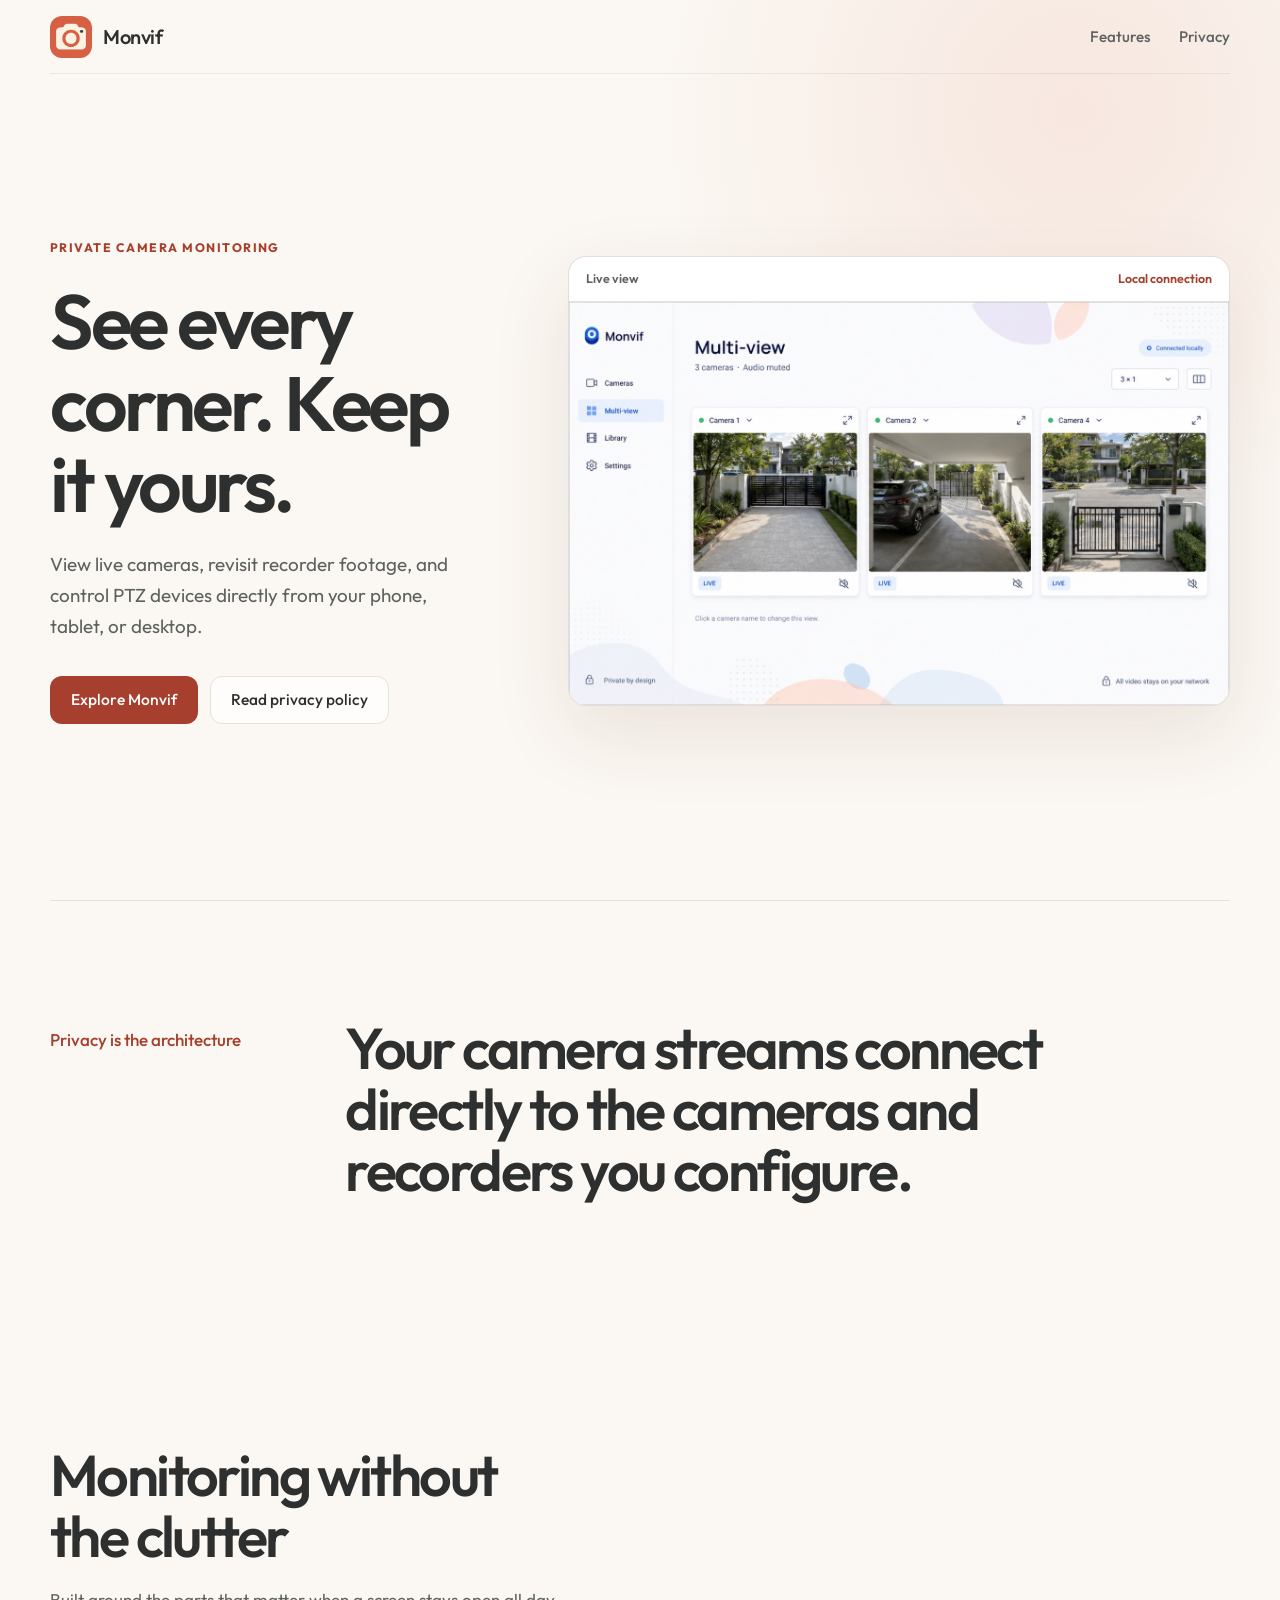
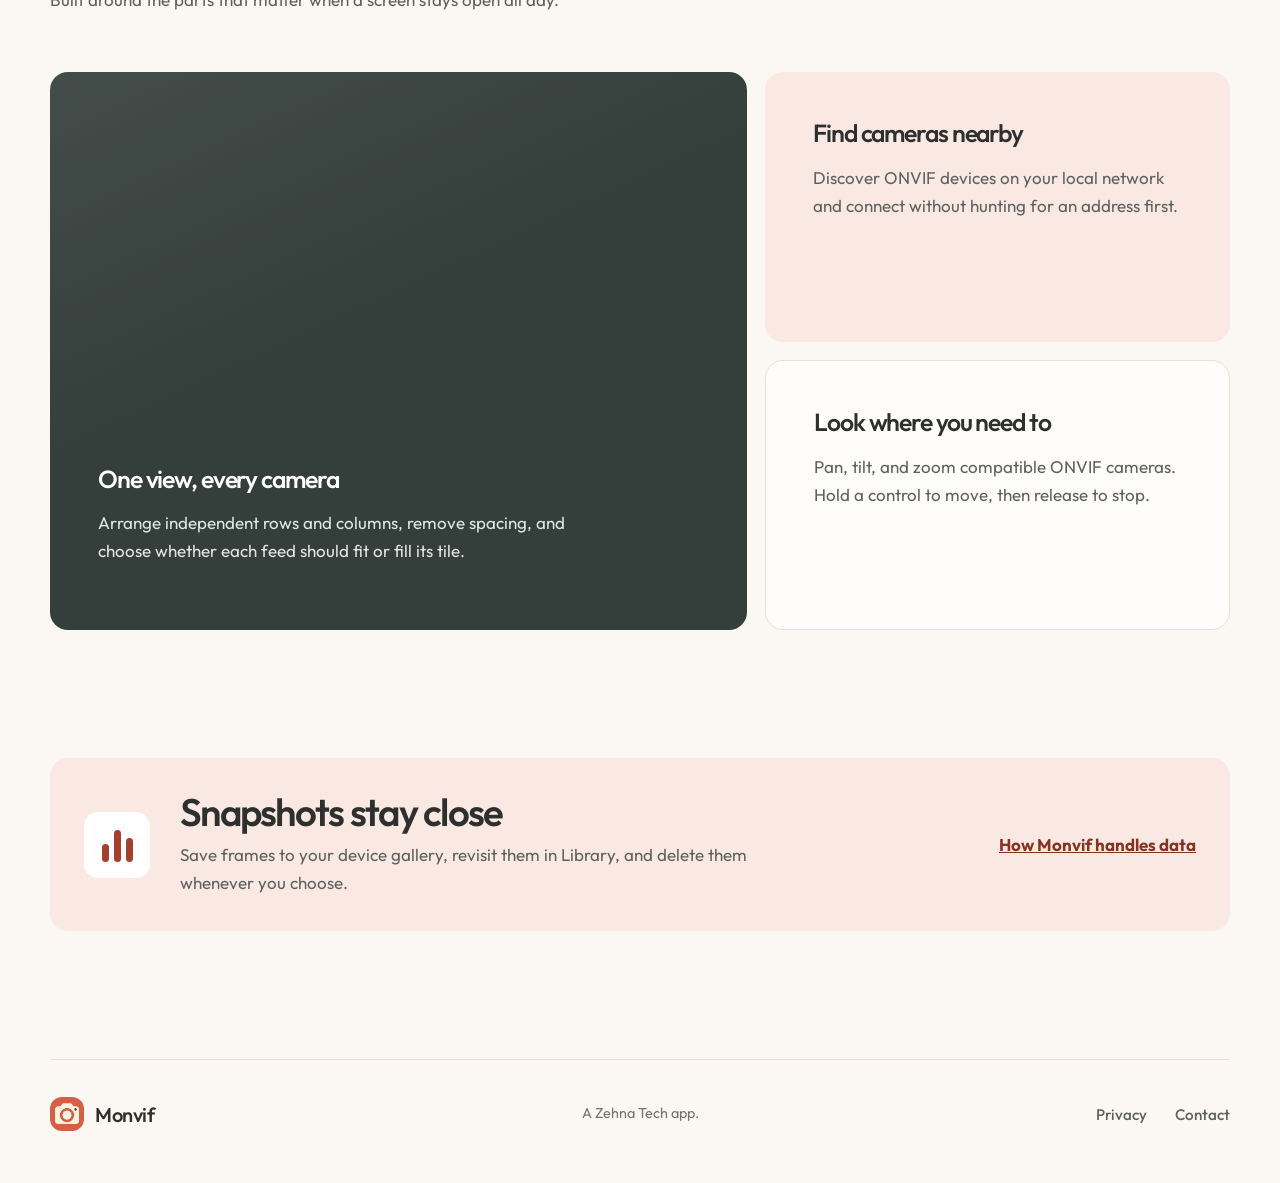
<file: index.html>
<!doctype html>
<html lang="en">
  <head>
    <meta charset="utf-8" />
    <meta name="viewport" content="width=device-width, initial-scale=1" />
    <meta http-equiv="refresh" content="0; url=/monvif/" />
    <link rel="canonical" href="https://saadqc.github.io/monvif/" />
    <title>Monvif by Zehna Tech</title>
  </head>
  <body><p><a href="/monvif/">Visit Monvif by Zehna Tech</a></p></body>
</html>
</file>
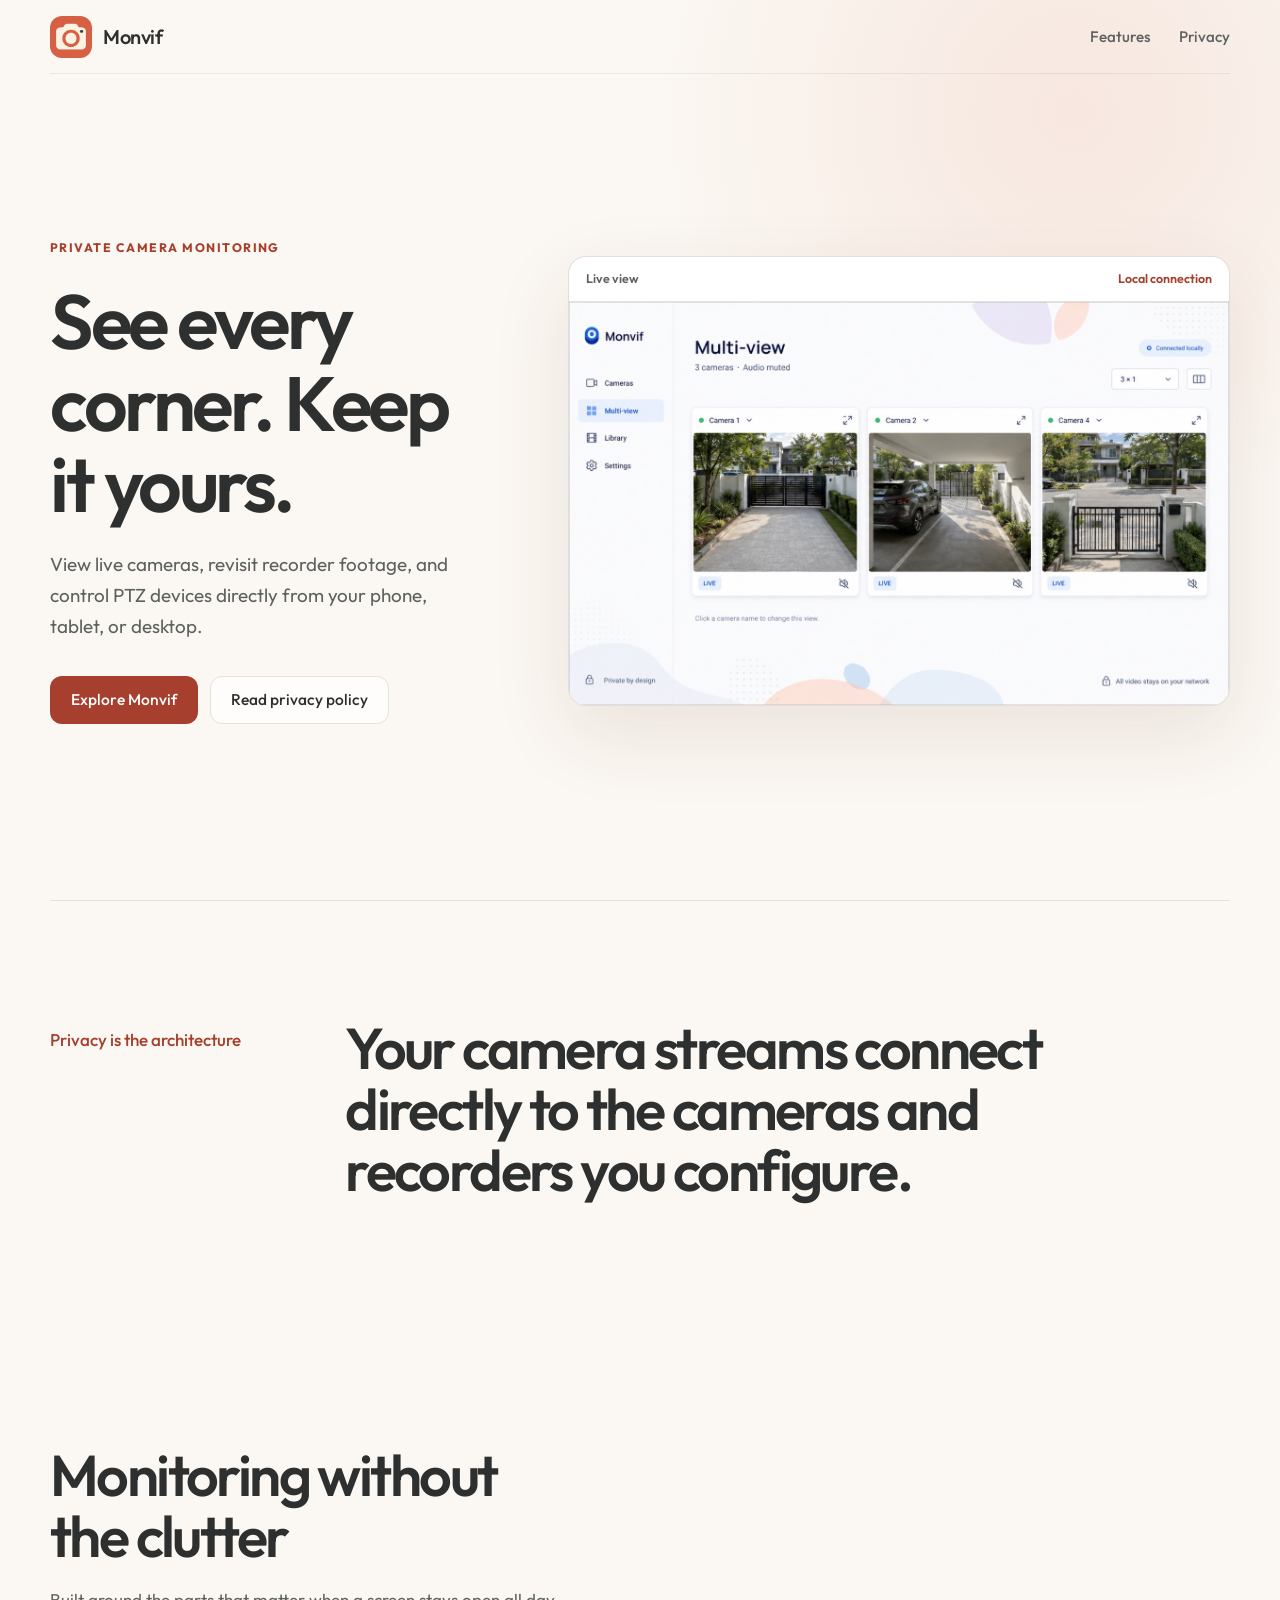
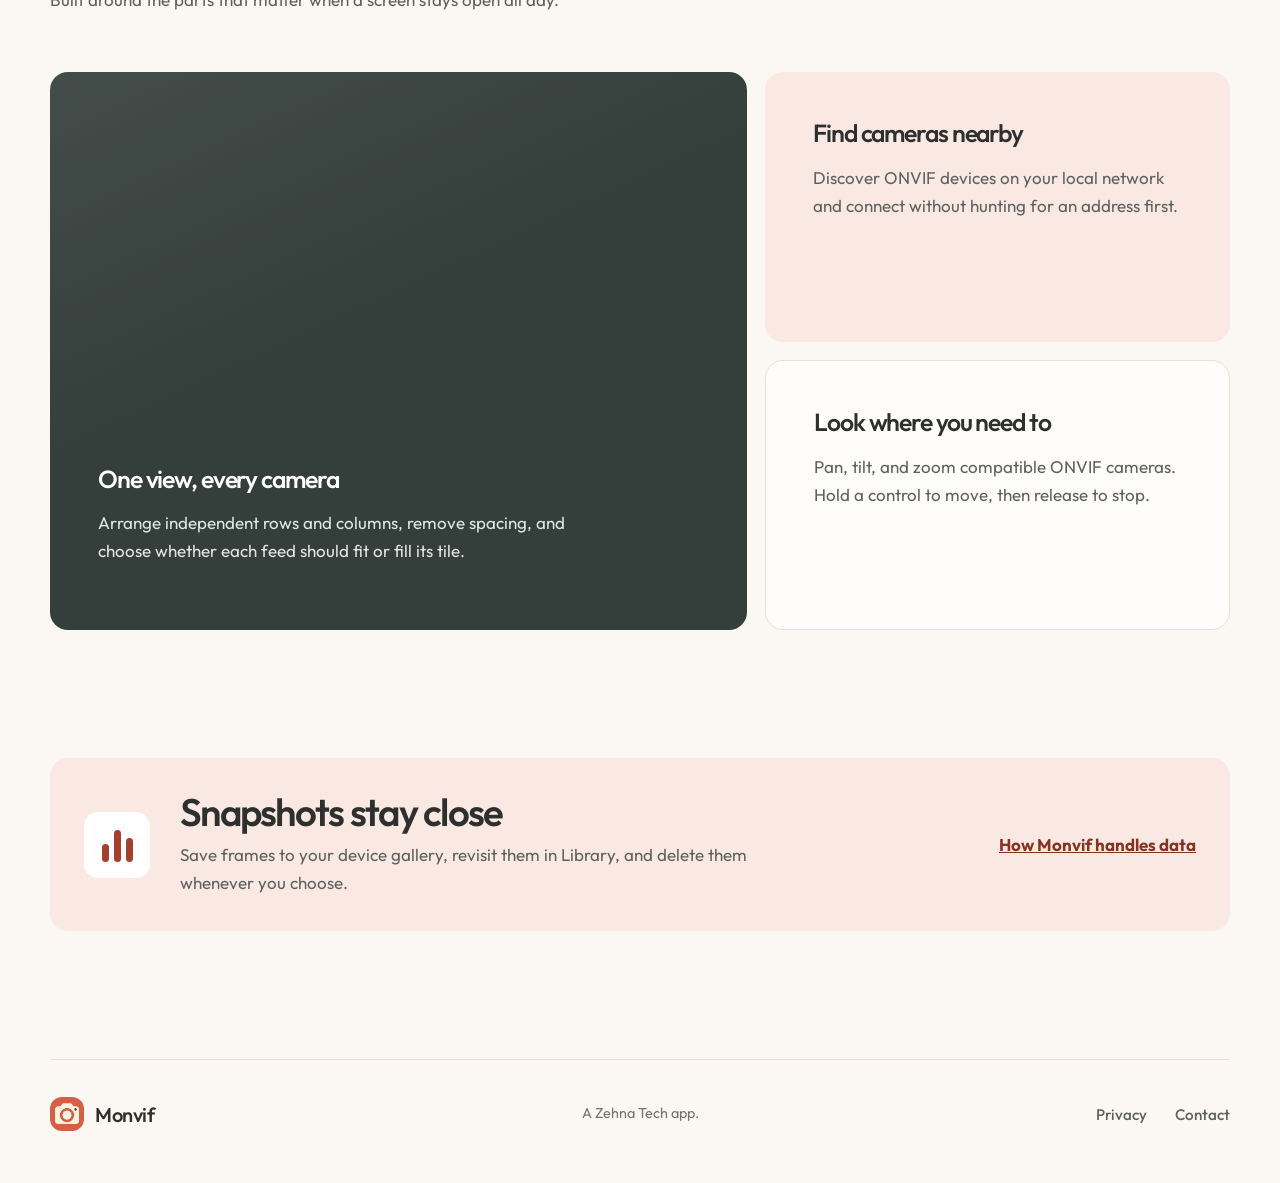
<file: monvif/index.html>
<!doctype html>
<html lang="en">
  <head>
    <meta charset="utf-8" />
    <meta name="viewport" content="width=device-width, initial-scale=1" />
    <meta name="theme-color" content="#fbf7f2" />
    <meta
      name="description"
      content="Monvif is a private, local-first ONVIF camera monitor for phones, tablets, and desktop computers."
    />
    <title>Monvif | Private camera monitoring</title>
    <link rel="canonical" href="https://saadqc.github.io/monvif/" />
    <link rel="icon" href="/assets/monvif-icon.png?v=20261017" />
    <link rel="stylesheet" href="/styles.css?v=20261017" />
  </head>
  <body>
    <a class="skip-link" href="#main">Skip to content</a>

    <header class="site-header">
      <a class="brand" href="/monvif/" aria-label="Monvif home">
        <img src="/assets/monvif-icon.png?v=20261017" alt="" width="42" height="42" />
        <span>Monvif</span>
      </a>
      <nav aria-label="Primary navigation">
        <a href="#features">Features</a>
        <a href="privacy/">Privacy</a>
      </nav>
    </header>

    <main id="main">
      <section class="hero">
        <div class="hero-copy">
          <p class="eyebrow">Private camera monitoring</p>
          <h1>See every corner. Keep it yours.</h1>
          <p class="hero-lead">
            View live cameras, revisit recorder footage, and control PTZ
            devices directly from your phone, tablet, or desktop.
          </p>
          <div class="hero-actions">
            <a class="button button-primary" href="#features">Explore Monvif</a>
            <a class="button button-secondary" href="privacy/">Read privacy policy</a>
          </div>
        </div>

        <figure class="product-visual">
          <div class="visual-topline" aria-hidden="true">
            <span>Live view</span>
            <span>Local connection</span>
          </div>
          <img
            src="/assets/monvif-multiview.jpg"
            alt="Monvif multi-view showing three camera feeds in a clean desktop interface"
            width="1400"
            height="854"
          />
        </figure>
      </section>

      <section class="principle" aria-labelledby="principle-title">
        <p>Privacy is the architecture</p>
        <h2 id="principle-title">
          Your camera streams connect directly to the cameras and recorders
          you configure.
        </h2>
      </section>

      <section class="features" id="features" aria-labelledby="features-title">
        <div class="section-intro">
          <h2 id="features-title">Monitoring without the clutter</h2>
          <p>
            Built around the parts that matter when a screen stays open all day.
          </p>
        </div>

        <div class="feature-layout">
          <article class="feature feature-large">
            <div>
              <h3>One view, every camera</h3>
              <p>
                Arrange independent rows and columns, remove spacing, and choose
                whether each feed should fit or fill its tile.
              </p>
            </div>
          </article>

          <article class="feature feature-tinted">
            <h3>Find cameras nearby</h3>
            <p>
              Discover ONVIF devices on your local network and connect without
              hunting for an address first.
            </p>
          </article>

          <article class="feature feature-quiet">
            <h3>Look where you need to</h3>
            <p>
              Pan, tilt, and zoom compatible ONVIF cameras. Hold a control to
              move, then release to stop.
            </p>
          </article>
        </div>
      </section>

      <section class="local-note" aria-labelledby="local-title">
        <div class="local-mark" aria-hidden="true">
          <span></span><span></span><span></span>
        </div>
        <div>
          <h2 id="local-title">Snapshots stay close</h2>
          <p>
            Save frames to your device gallery, revisit them in Library, and
            delete them whenever you choose.
          </p>
        </div>
        <a href="privacy/">How Monvif handles data</a>
      </section>
    </main>

    <footer>
      <a class="brand footer-brand" href="/monvif/">
        <img src="/assets/monvif-icon.png?v=20261017" alt="" width="34" height="34" />
        <span>Monvif</span>
      </a>
      <p>A Zehna Tech app.</p>
      <div class="footer-links">
        <a href="privacy/">Privacy</a>
        <a href="mailto:monvif@zehna.xyz">Contact</a>
      </div>
    </footer>
  </body>
</html>
</file>
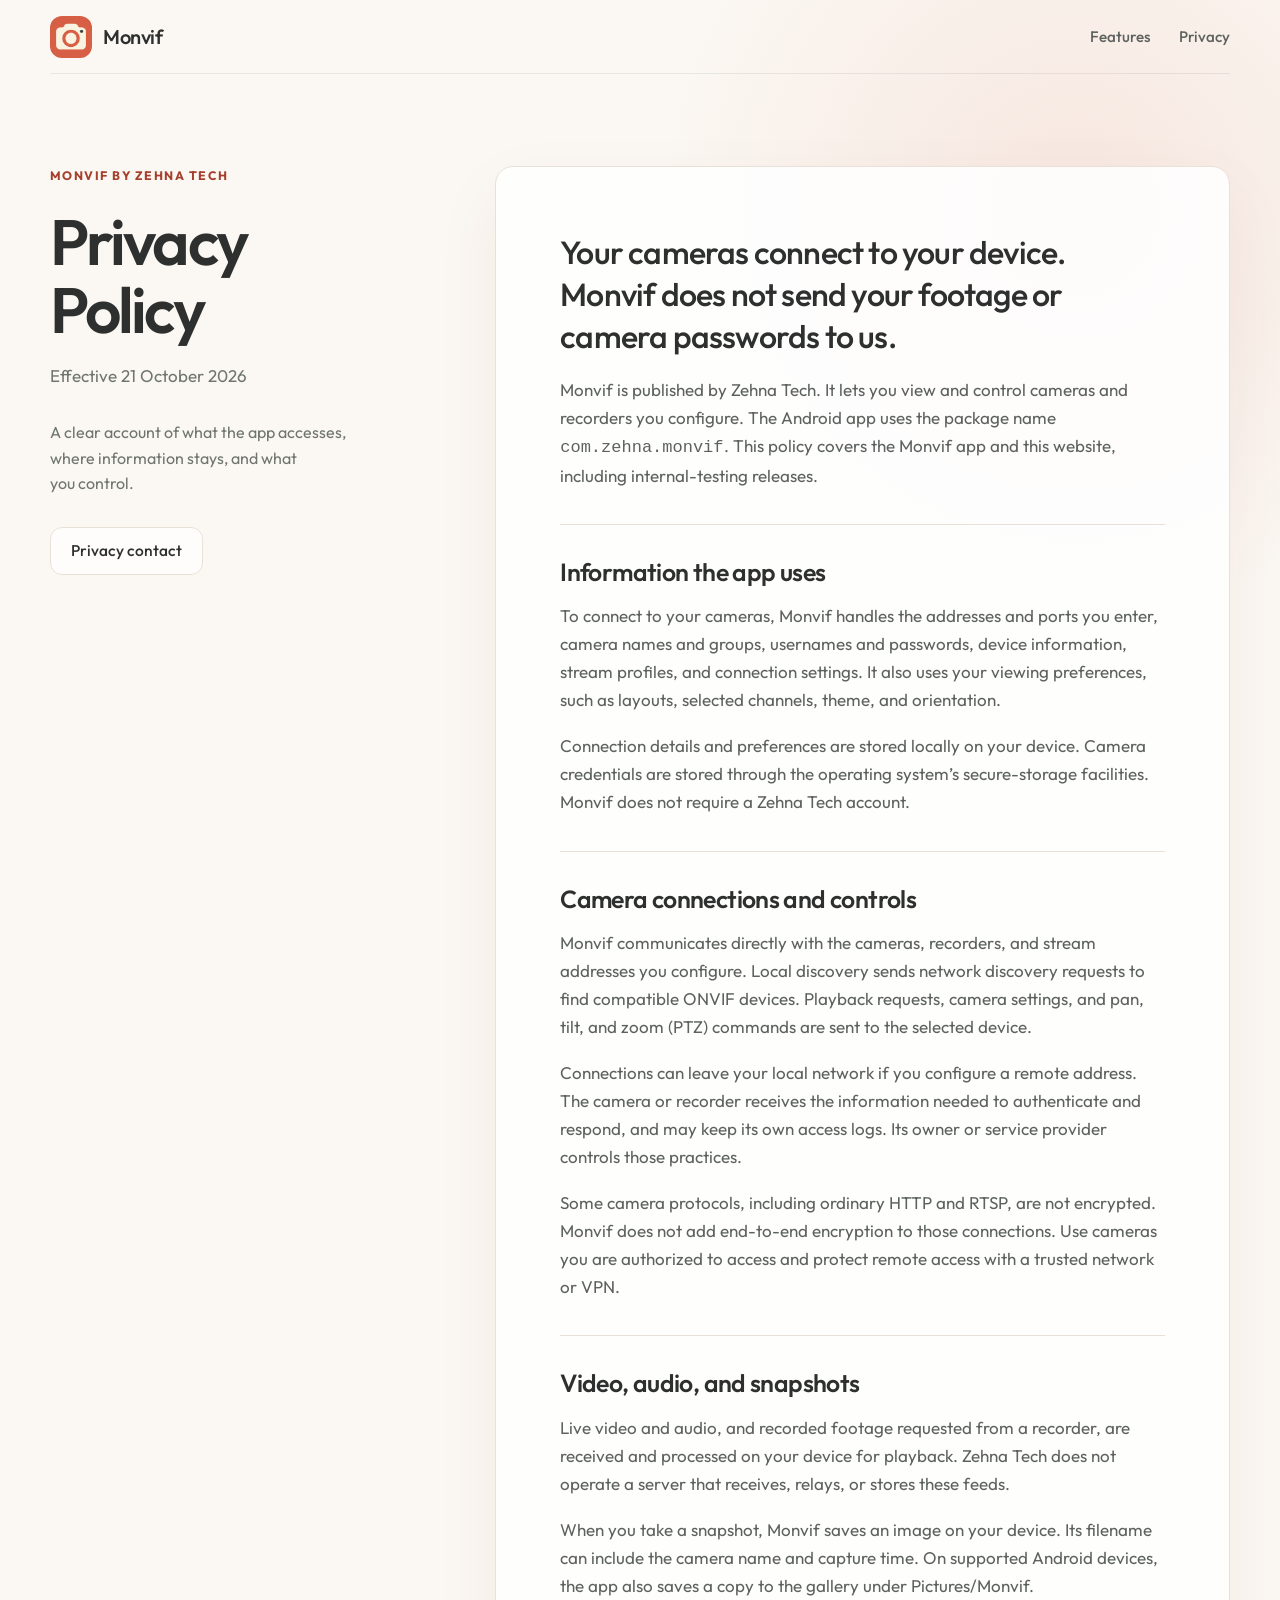
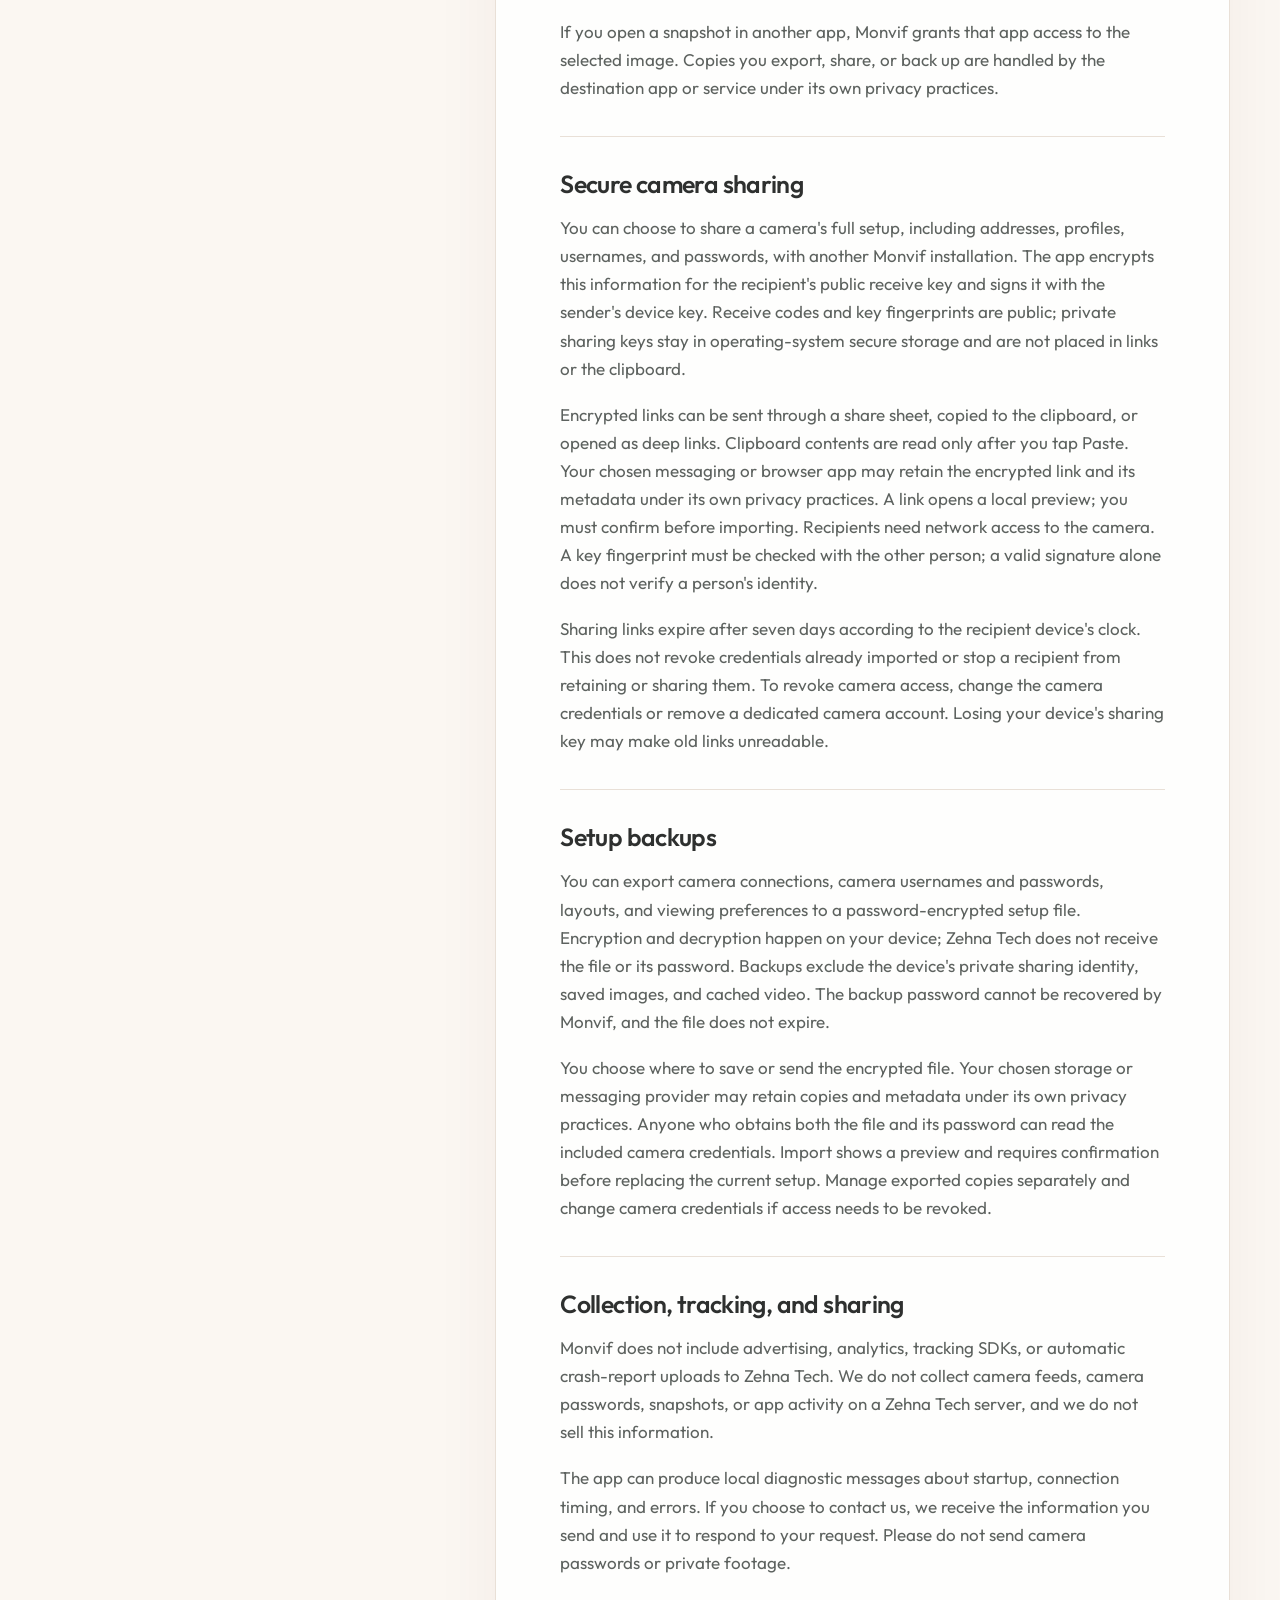
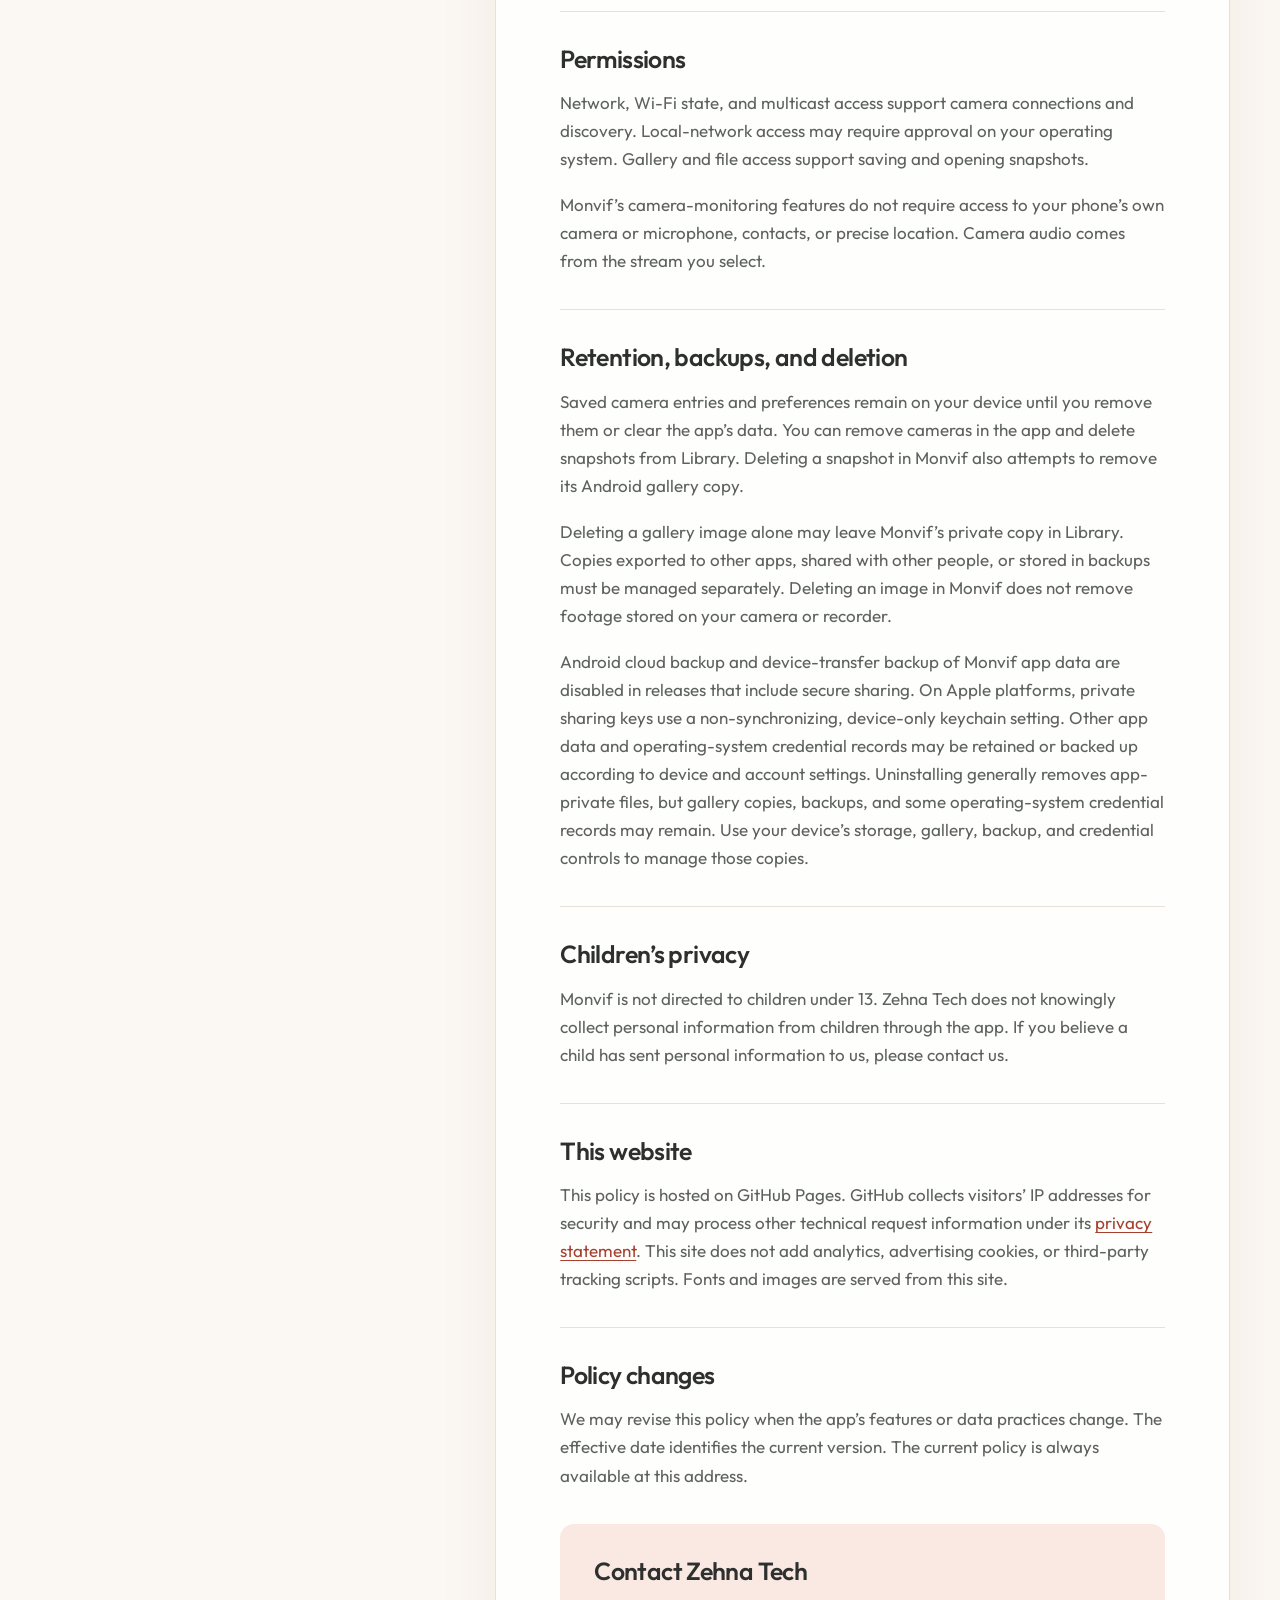
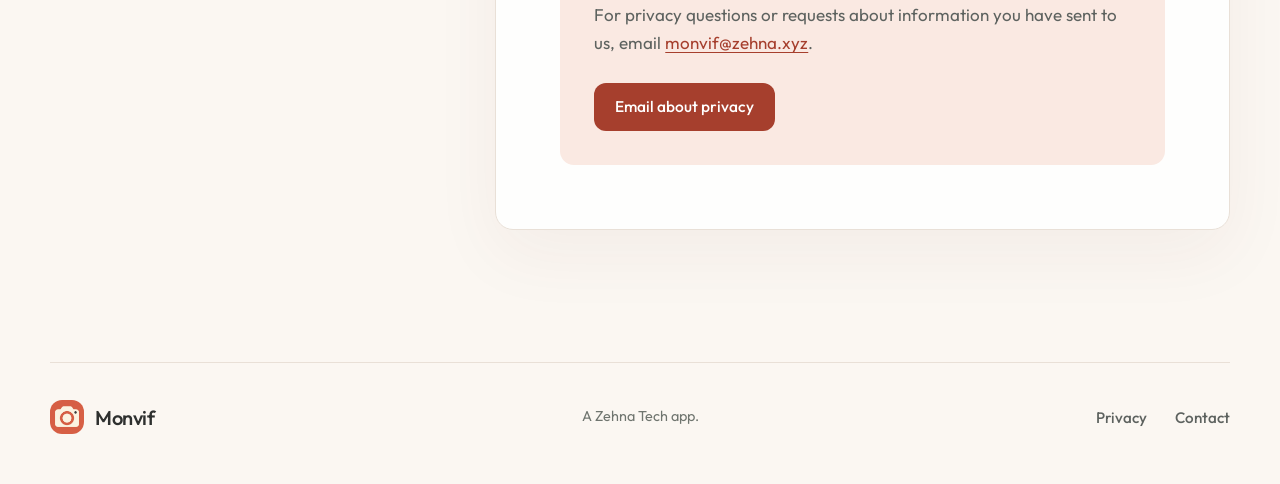
<file: monvif/privacy/index.html>
<!doctype html>
<html lang="en">
  <head>
    <meta charset="utf-8" />
    <meta name="viewport" content="width=device-width, initial-scale=1" />
    <meta name="theme-color" content="#fbf7f2" />
    <meta name="description" content="How Monvif handles camera connections, video, credentials, snapshots, local storage, and your privacy choices." />
    <title>Monvif Privacy Policy</title>
    <link rel="canonical" href="https://saadqc.github.io/monvif/privacy/" />
    <link rel="icon" href="/assets/monvif-icon.png?v=20261017" />
    <link rel="stylesheet" href="/styles.css?v=20261017" />
  </head>
  <body class="policy-page">
    <a class="skip-link" href="#policy">Skip to policy</a>
    <header class="site-header">
      <a class="brand" href="/monvif/" aria-label="Monvif home">
        <img src="/assets/monvif-icon.png?v=20261017" alt="" width="42" height="42" />
        <span>Monvif</span>
      </a>
      <nav aria-label="Primary navigation">
        <a href="/monvif/#features">Features</a>
        <a href="./" aria-current="page">Privacy</a>
      </nav>
    </header>

    <main class="policy-shell" id="policy">
      <aside class="policy-aside">
        <p class="eyebrow">Monvif by Zehna Tech</p>
        <h1>Privacy Policy</h1>
        <p>Effective <time datetime="2026-10-21">21 October 2026</time></p>
        <p class="policy-intro">A clear account of what the app accesses, where information stays, and what you control.</p>
        <a class="button button-secondary" href="#contact">Privacy contact</a>
      </aside>

      <article class="policy-content" aria-label="Monvif privacy policy">
        <p class="policy-summary">Your cameras connect to your device. Monvif does not send your footage or camera passwords to us.</p>
        <p>Monvif is published by Zehna Tech. It lets you view and control cameras and recorders you configure. The Android app uses the package name <code>com.zehna.monvif</code>. This policy covers the Monvif app and this website, including internal-testing releases.</p>

        <section id="information">
          <h2>Information the app uses</h2>
          <p>To connect to your cameras, Monvif handles the addresses and ports you enter, camera names and groups, usernames and passwords, device information, stream profiles, and connection settings. It also uses your viewing preferences, such as layouts, selected channels, theme, and orientation.</p>
          <p>Connection details and preferences are stored locally on your device. Camera credentials are stored through the operating system’s secure-storage facilities. Monvif does not require a Zehna Tech account.</p>
        </section>

        <section id="connections">
          <h2>Camera connections and controls</h2>
          <p>Monvif communicates directly with the cameras, recorders, and stream addresses you configure. Local discovery sends network discovery requests to find compatible ONVIF devices. Playback requests, camera settings, and pan, tilt, and zoom (PTZ) commands are sent to the selected device.</p>
          <p>Connections can leave your local network if you configure a remote address. The camera or recorder receives the information needed to authenticate and respond, and may keep its own access logs. Its owner or service provider controls those practices.</p>
          <p>Some camera protocols, including ordinary HTTP and RTSP, are not encrypted. Monvif does not add end-to-end encryption to those connections. Use cameras you are authorized to access and protect remote access with a trusted network or VPN.</p>
        </section>

        <section id="media">
          <h2>Video, audio, and snapshots</h2>
          <p>Live video and audio, and recorded footage requested from a recorder, are received and processed on your device for playback. Zehna Tech does not operate a server that receives, relays, or stores these feeds.</p>
          <p>When you take a snapshot, Monvif saves an image on your device. Its filename can include the camera name and capture time. On supported Android devices, the app also saves a copy to the gallery under Pictures/Monvif.</p>
          <p>If you open a snapshot in another app, Monvif grants that app access to the selected image. Copies you export, share, or back up are handled by the destination app or service under its own privacy practices.</p>
        </section>

        <section id="secure-sharing">
          <h2>Secure camera sharing</h2>
          <p>You can choose to share a camera's full setup, including addresses, profiles, usernames, and passwords, with another Monvif installation. The app encrypts this information for the recipient's public receive key and signs it with the sender's device key. Receive codes and key fingerprints are public; private sharing keys stay in operating-system secure storage and are not placed in links or the clipboard.</p>
          <p>Encrypted links can be sent through a share sheet, copied to the clipboard, or opened as deep links. Clipboard contents are read only after you tap Paste. Your chosen messaging or browser app may retain the encrypted link and its metadata under its own privacy practices. A link opens a local preview; you must confirm before importing. Recipients need network access to the camera. A key fingerprint must be checked with the other person; a valid signature alone does not verify a person's identity.</p>
          <p>Sharing links expire after seven days according to the recipient device's clock. This does not revoke credentials already imported or stop a recipient from retaining or sharing them. To revoke camera access, change the camera credentials or remove a dedicated camera account. Losing your device's sharing key may make old links unreadable.</p>
        </section>
        <section id="setup-backups">
          <h2>Setup backups</h2>
          <p>You can export camera connections, camera usernames and passwords, layouts, and viewing preferences to a password-encrypted setup file. Encryption and decryption happen on your device; Zehna Tech does not receive the file or its password. Backups exclude the device's private sharing identity, saved images, and cached video. The backup password cannot be recovered by Monvif, and the file does not expire.</p>
          <p>You choose where to save or send the encrypted file. Your chosen storage or messaging provider may retain copies and metadata under its own privacy practices. Anyone who obtains both the file and its password can read the included camera credentials. Import shows a preview and requires confirmation before replacing the current setup. Manage exported copies separately and change camera credentials if access needs to be revoked.</p>
        </section>
        <section id="collection">
          <h2>Collection, tracking, and sharing</h2>
          <p>Monvif does not include advertising, analytics, tracking SDKs, or automatic crash-report uploads to Zehna Tech. We do not collect camera feeds, camera passwords, snapshots, or app activity on a Zehna Tech server, and we do not sell this information.</p>
          <p>The app can produce local diagnostic messages about startup, connection timing, and errors. If you choose to contact us, we receive the information you send and use it to respond to your request. Please do not send camera passwords or private footage.</p>
        </section>

        <section id="permissions">
          <h2>Permissions</h2>
          <p>Network, Wi-Fi state, and multicast access support camera connections and discovery. Local-network access may require approval on your operating system. Gallery and file access support saving and opening snapshots.</p>
          <p>Monvif’s camera-monitoring features do not require access to your phone’s own camera or microphone, contacts, or precise location. Camera audio comes from the stream you select.</p>
        </section>

        <section id="retention">
          <h2>Retention, backups, and deletion</h2>
          <p>Saved camera entries and preferences remain on your device until you remove them or clear the app’s data. You can remove cameras in the app and delete snapshots from Library. Deleting a snapshot in Monvif also attempts to remove its Android gallery copy.</p>
          <p>Deleting a gallery image alone may leave Monvif’s private copy in Library. Copies exported to other apps, shared with other people, or stored in backups must be managed separately. Deleting an image in Monvif does not remove footage stored on your camera or recorder.</p>
          <p>Android cloud backup and device-transfer backup of Monvif app data are disabled in releases that include secure sharing. On Apple platforms, private sharing keys use a non-synchronizing, device-only keychain setting. Other app data and operating-system credential records may be retained or backed up according to device and account settings. Uninstalling generally removes app-private files, but gallery copies, backups, and some operating-system credential records may remain. Use your device’s storage, gallery, backup, and credential controls to manage those copies.</p>
        </section>

        <section id="children">
          <h2>Children’s privacy</h2>
          <p>Monvif is not directed to children under 13. Zehna Tech does not knowingly collect personal information from children through the app. If you believe a child has sent personal information to us, please contact us.</p>
        </section>

        <section id="website">
          <h2>This website</h2>
          <p>This policy is hosted on GitHub Pages. GitHub collects visitors’ IP addresses for security and may process other technical request information under its <a href="https://docs.github.com/en/site-policy/privacy-policies/github-general-privacy-statement">privacy statement</a>. This site does not add analytics, advertising cookies, or third-party tracking scripts. Fonts and images are served from this site.</p>
        </section>

        <section id="changes">
          <h2>Policy changes</h2>
          <p>We may revise this policy when the app’s features or data practices change. The effective date identifies the current version. The current policy is always available at this address.</p>
        </section>

        <section class="policy-contact" id="contact">
          <h2>Contact Zehna Tech</h2>
          <p>For privacy questions or requests about information you have sent to us, email <a href="mailto:monvif@zehna.xyz?subject=Monvif%20privacy%20request">monvif@zehna.xyz</a>.</p>
          <a class="button button-primary" href="mailto:monvif@zehna.xyz?subject=Monvif%20privacy%20request">Email about privacy</a>
        </section>
      </article>
    </main>

    <footer>
      <a class="brand footer-brand" href="/monvif/">
        <img src="/assets/monvif-icon.png?v=20261017" alt="" width="34" height="34" />
        <span>Monvif</span>
      </a>
      <p>A Zehna Tech app.</p>
      <div class="footer-links">
        <a href="./" aria-current="page">Privacy</a>
        <a href="mailto:monvif@zehna.xyz">Contact</a>
      </div>
    </footer>
  </body>
</html>
</file>
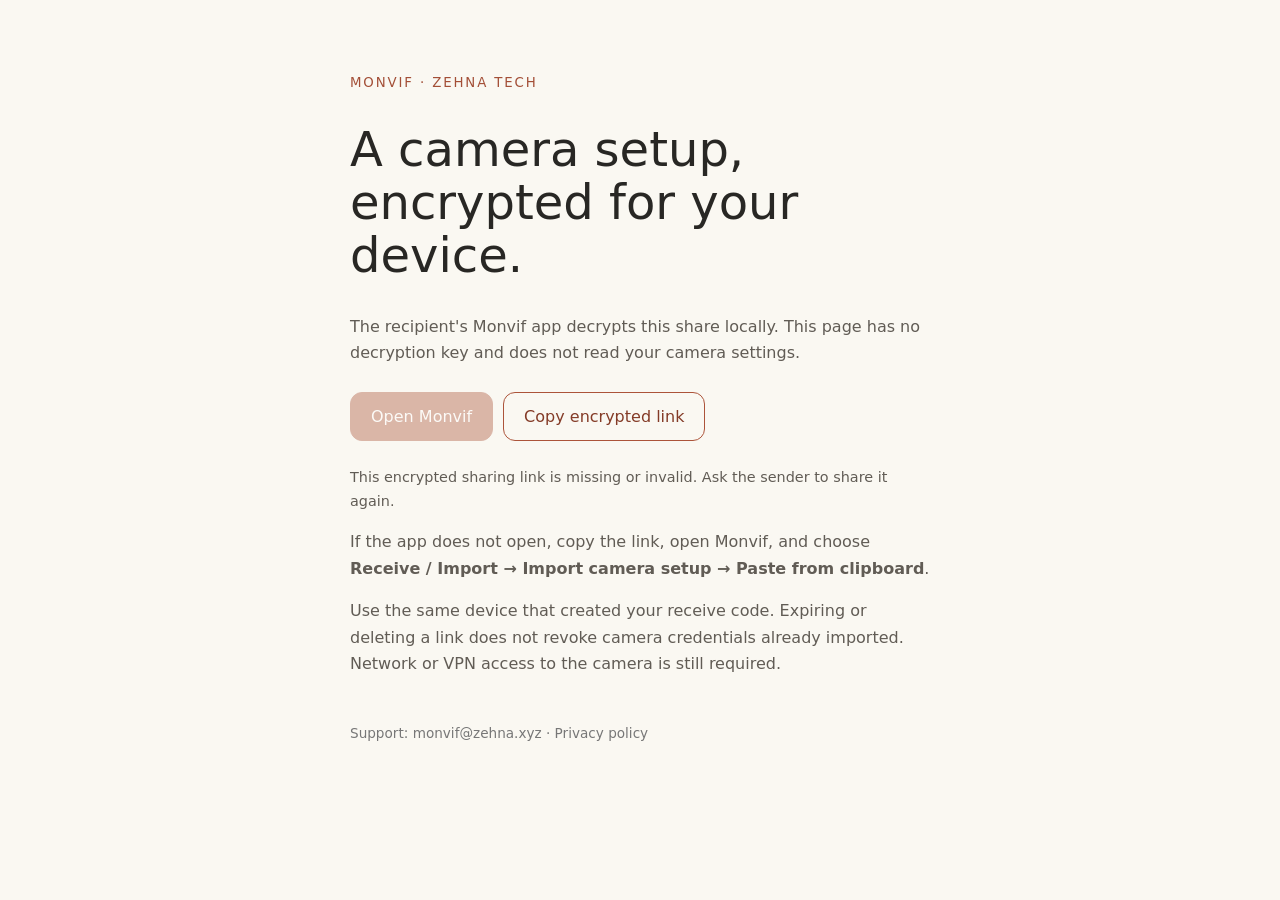
<file: monvif/share/index.html>
<!doctype html>
<html lang="en"><head><meta charset="utf-8"><meta name="viewport" content="width=device-width,initial-scale=1"><meta name="referrer" content="no-referrer"><meta name="robots" content="noindex,nofollow"><meta http-equiv="Content-Security-Policy" content="default-src 'none'; script-src 'unsafe-inline'; style-src 'unsafe-inline'; base-uri 'none'; form-action 'none'; connect-src 'none'"><title>Open your encrypted camera share · Monvif</title><style>
:root{font-family:system-ui,sans-serif;color:#282724;background:#faf8f2}body{margin:0;padding:8vh 24px}main{max-width:580px;margin:auto}small{color:#a34f37;letter-spacing:.14em}h1{font-size:clamp(2rem,6vw,3rem);font-weight:500;line-height:1.1}p{line-height:1.65;color:#615c55}a,button{display:inline-block;margin:10px 10px 10px 0;padding:14px 20px;border-radius:12px;border:1px solid #ac543a;background:#ac543a;color:white;font:inherit;text-decoration:none;cursor:pointer}button{background:transparent;color:#843b27}a[aria-disabled=true]{pointer-events:none;opacity:.4}#status{font-size:.9rem}footer{margin-top:48px;font-size:.85rem;color:#777}</style></head>
<body><main><small>MONVIF · ZEHNA TECH</small><h1>A camera setup, encrypted for your device.</h1><p>The recipient's Monvif app decrypts this share locally. This page has no decryption key and does not read your camera settings.</p><a id="open" aria-disabled="true">Open Monvif</a><button id="copy" type="button" disabled>Copy encrypted link</button><p id="status" role="status">Checking link format…</p><p>If the app does not open, copy the link, open Monvif, and choose <strong>Receive / Import → Import camera setup → Paste from clipboard</strong>.</p><p>Use the same device that created your receive code. Expiring or deleting a link does not revoke camera credentials already imported. Network or VPN access to the camera is still required.</p><footer>Support: monvif@zehna.xyz · <a style="padding:0;border:0;margin:0;background:none;color:inherit" href="/monvif/privacy/">Privacy policy</a></footer></main>
<script>'use strict';const token=location.hash.slice(1),status=document.getElementById('status'),open=document.getElementById('open'),copy=document.getElementById('copy');if(/^m1\.[A-Za-z0-9_-]+$/.test(token)&&token.length<48000&&!location.search){open.href='monvif://import#'+token;open.removeAttribute('aria-disabled');copy.disabled=false;status.textContent='Ready to open in Monvif. No camera data is decrypted on this page.';copy.addEventListener('click',async()=>{try{await navigator.clipboard.writeText('https://saadqc.github.io/monvif/share/#'+token);status.textContent='Encrypted link copied.';}catch{status.textContent='Copy the full address from your browser, then paste it in Monvif.';}});}else{status.textContent='This encrypted sharing link is missing or invalid. Ask the sender to share it again.';}</script></body></html>
</file>
<file: styles.css>
@font-face {
  font-family: "Outfit";
  src: url("assets/Outfit-Variable.ttf") format("truetype");
  font-weight: 100 900;
  font-style: normal;
  font-display: swap;
}

:root {
  color-scheme: light;
  --ink: #2e302f;
  --ink-soft: #5d625f;
  --muted: #6f756f;
  --sky: #e6a494;
  --sky-strong: #a63f2d;
  --sky-pale: #fae9e2;
  --canvas: #fbf7f2;
  --surface: #ffffff;
  --line: #e9e0d7;
  --radius: 18px;
  --shadow: 0 28px 80px rgba(89, 48, 34, 0.10);
}

* {
  box-sizing: border-box;
}

html {
  scroll-behavior: smooth;
}

body {
  margin: 0;
  min-width: 320px;
  color: var(--ink);
  background:
    radial-gradient(circle at 84% 4%, rgba(230, 164, 148, 0.20), transparent 26rem),
    var(--canvas);
  font-family: "Outfit", ui-sans-serif, system-ui, sans-serif;
  font-size: 17px;
  line-height: 1.65;
  -webkit-font-smoothing: antialiased;
}

a {
  color: inherit;
}

a:focus-visible {
  outline: 3px solid var(--sky-strong);
  outline-offset: 4px;
}

.skip-link {
  position: fixed;
  z-index: 50;
  top: 12px;
  left: 12px;
  padding: 10px 14px;
  transform: translateY(-180%);
  border-radius: 10px;
  color: #fff;
  background: var(--ink);
}

.skip-link:focus {
  transform: translateY(0);
}

.site-header,
main,
footer {
  width: min(1180px, calc(100% - 48px));
  margin-inline: auto;
}

.site-header {
  display: flex;
  align-items: center;
  justify-content: space-between;
  min-height: 74px;
  border-bottom: 1px solid rgba(20, 40, 50, 0.08);
}

.brand {
  display: inline-flex;
  align-items: center;
  gap: 11px;
  color: var(--ink);
  font-size: 1.25rem;
  font-weight: 550;
  letter-spacing: -0.025em;
  text-decoration: none;
}

.brand img {
  border-radius: 12px;
}

nav,
.footer-links {
  display: flex;
  align-items: center;
  gap: 28px;
}

nav a,
.footer-links a {
  color: var(--ink-soft);
  font-size: 0.95rem;
  font-weight: 500;
  text-decoration: none;
}

nav a:hover,
.footer-links a:hover {
  color: var(--sky-strong);
}

.hero {
  display: grid;
  grid-template-columns: minmax(0, 0.84fr) minmax(520px, 1.3fr);
  align-items: center;
  gap: clamp(48px, 7vw, 96px);
  min-height: calc(100dvh - 74px);
  padding: 64px 0 76px;
}

.hero-copy,
.product-visual,
.feature-layout > * {
  min-width: 0;
}

.eyebrow {
  margin: 0 0 22px;
  color: var(--sky-strong);
  font-size: 0.77rem;
  font-weight: 720;
  letter-spacing: 0.12em;
  text-transform: uppercase;
}

h1,
h2,
h3,
p {
  text-wrap: pretty;
}

h1,
h2,
h3 {
  margin-top: 0;
  line-height: 1.06;
  letter-spacing: -0.045em;
}

h1 {
  max-width: 10ch;
  margin-bottom: 24px;
  font-size: clamp(3.25rem, 6vw, 6.2rem);
  font-weight: 590;
}

h2 {
  font-size: clamp(2.35rem, 4.5vw, 4.25rem);
  font-weight: 570;
}

h3 {
  margin-bottom: 14px;
  font-size: 1.55rem;
  font-weight: 550;
}

.hero-lead {
  max-width: 33rem;
  margin: 0;
  color: var(--ink-soft);
  font-size: 1.18rem;
}

.hero-actions {
  display: flex;
  flex-wrap: wrap;
  gap: 12px;
  margin-top: 34px;
}

.button {
  display: inline-flex;
  min-height: 48px;
  align-items: center;
  justify-content: center;
  padding: 11px 20px;
  border: 1px solid transparent;
  border-radius: 12px;
  font-size: 0.97rem;
  font-weight: 500;
  line-height: 1;
  text-decoration: none;
  transition: transform 160ms ease, background-color 160ms ease, border-color 160ms ease;
}

.button:hover {
  transform: translateY(-2px);
}

.button:active {
  transform: translateY(1px);
}

.button-primary {
  color: #fff;
  background: #a63f2d;
}

.button-primary:hover {
  background: #853323;
}

.button-secondary {
  color: var(--ink);
  border-color: var(--line);
  background: rgba(255, 255, 255, 0.78);
}

.button-secondary:hover {
  border-color: #dca594;
  background: var(--surface);
}

.product-visual {
  position: relative;
  margin: 0;
  overflow: hidden;
  border: 1px solid rgba(119, 84, 65, 0.20);
  border-radius: var(--radius);
  background: var(--surface);
  box-shadow: var(--shadow);
  animation: settle 700ms cubic-bezier(0.2, 0.8, 0.2, 1) both;
}

.visual-topline {
  display: flex;
  align-items: center;
  justify-content: space-between;
  min-height: 45px;
  padding: 0 17px;
  color: var(--ink-soft);
  border-bottom: 1px solid var(--line);
  font-size: 0.78rem;
  font-weight: 610;
}

.visual-topline span:last-child {
  color: #a63f2d;
}

.product-visual img {
  display: block;
  width: 100%;
  height: auto;
}

.principle {
  display: grid;
  grid-template-columns: 0.42fr 1.58fr;
  gap: 60px;
  align-items: start;
  padding: 116px 0 132px;
  border-top: 1px solid var(--line);
}

.principle > p {
  margin: 9px 0 0;
  color: var(--sky-strong);
  font-weight: 500;
}

.principle h2 {
  max-width: 19ch;
  margin-bottom: 0;
}

.features {
  padding: 112px 0 128px;
}

.section-intro {
  max-width: 660px;
  margin-bottom: 58px;
}

.section-intro h2 {
  margin-bottom: 20px;
}

.section-intro p,
.feature p,
.local-note p,
.policy-content p {
  color: var(--ink-soft);
}

.feature-layout {
  display: grid;
  grid-template-columns: 1.2fr 0.8fr;
  gap: 18px;
}

.feature {
  min-height: 270px;
  padding: clamp(28px, 4vw, 48px);
  border-radius: var(--radius);
}

.feature-large {
  display: flex;
  grid-row: span 2;
  flex-direction: column;
  justify-content: flex-end;
  min-height: 558px;
  color: #fff;
  background:
    linear-gradient(155deg, rgba(255, 255, 255, 0.08), transparent 44%),
    #343e3a;
}

.feature-large p {
  max-width: 31rem;
  color: #e1e7e3;
}

.feature-tinted {
  background: var(--sky-pale);
}

.feature-quiet {
  border: 1px solid var(--line);
  background: rgba(255, 255, 255, 0.72);
}

.local-note {
  display: grid;
  grid-template-columns: auto 1fr auto;
  gap: 30px;
  align-items: center;
  margin-bottom: 128px;
  padding: 34px;
  border-radius: var(--radius);
  background: #fae9e2;
}

.local-note h2 {
  margin-bottom: 8px;
  font-size: clamp(1.8rem, 3vw, 2.7rem);
}

.local-note p {
  max-width: 40rem;
  margin: 0;
}

.local-note > a {
  color: #853323;
  font-weight: 670;
  white-space: nowrap;
}

.local-mark {
  display: flex;
  width: 66px;
  height: 66px;
  align-items: flex-end;
  justify-content: center;
  gap: 5px;
  padding: 16px;
  border-radius: 14px;
  background: var(--surface);
}

.local-mark span {
  width: 7px;
  border-radius: 5px;
  background: var(--sky-strong);
}

.local-mark span:nth-child(1) { height: 18px; }
.local-mark span:nth-child(2) { height: 32px; }
.local-mark span:nth-child(3) { height: 24px; }

footer {
  display: grid;
  grid-template-columns: 1fr auto 1fr;
  align-items: center;
  padding: 28px 0 42px;
  border-top: 1px solid var(--line);
}

footer p {
  color: var(--muted);
  font-size: 0.9rem;
}

.footer-links {
  justify-self: end;
}

.policy-shell {
  display: grid;
  grid-template-columns: minmax(260px, 0.62fr) minmax(0, 1.38fr);
  gap: clamp(60px, 9vw, 132px);
  align-items: start;
  padding: 92px 0 132px;
}

.policy-aside {
  position: sticky;
  top: 42px;
}

.policy-aside h1 {
  max-width: 8ch;
  margin-bottom: 18px;
  font-size: clamp(3rem, 5vw, 5rem);
}

.policy-aside > p:not(.eyebrow) {
  margin-bottom: 30px;
  color: var(--muted);
}

.policy-content {
  padding: clamp(28px, 5vw, 64px);
  border: 1px solid var(--line);
  border-radius: var(--radius);
  background: rgba(255, 255, 255, 0.88);
  box-shadow: 0 24px 70px rgba(89, 48, 34, 0.05);
}

.policy-summary {
  margin: 0 0 64px;
  color: var(--ink) !important;
  font-size: clamp(1.45rem, 2.5vw, 2.1rem);
  font-weight: 520;
  line-height: 1.32;
  letter-spacing: -0.025em;
}

.policy-content section {
  padding-top: 34px;
  margin-top: 34px;
  border-top: 1px solid var(--line);
}

.policy-content h2 {
  margin-bottom: 16px;
  font-size: 1.55rem;
  letter-spacing: -0.025em;
}

.policy-content p {
  max-width: 64ch;
  margin-bottom: 18px;
}

.policy-contact {
  padding: 34px !important;
  border: 0 !important;
  border-radius: 14px;
  background: var(--sky-pale);
}

.policy-contact .button {
  margin-top: 8px;
}

@keyframes settle {
  from { opacity: 0; transform: translateY(18px); }
  to { opacity: 1; transform: translateY(0); }
}

@media (max-width: 900px) {
  .hero {
    grid-template-columns: 1fr;
    min-height: auto;
    padding-top: 74px;
  }

  .hero-copy {
    max-width: 650px;
  }

  .principle,
  .policy-shell {
    grid-template-columns: 1fr;
  }

  .principle {
    gap: 24px;
  }

  .policy-aside {
    position: static;
  }
}

@media (max-width: 680px) {
  .site-header,
  main,
  footer {
    width: calc(100% - 32px);
    max-width: 1180px;
  }

  .site-header {
    min-height: 66px;
  }

  .site-header nav {
    gap: 16px;
  }

  .site-header nav a:first-child {
    display: none;
  }

  .hero {
    width: 100%;
    gap: 48px;
    padding: 64px 0 90px;
    overflow: hidden;
  }

  h1 {
    width: 100%;
    max-width: 9ch;
    font-size: clamp(3rem, 14vw, 4.25rem);
    overflow-wrap: anywhere;
  }

  .product-visual {
    width: 100%;
  }

  .hero-actions,
  .hero-actions .button {
    width: 100%;
    max-width: 100%;
  }

  .principle {
    padding: 88px 0 104px;
  }

  .features {
    padding: 84px 0 104px;
  }

  .feature-layout {
    grid-template-columns: 1fr;
  }

  .feature-large {
    grid-row: auto;
    min-height: 410px;
  }

  .local-note {
    grid-template-columns: 1fr;
    margin-bottom: 96px;
  }

  .local-note > a {
    white-space: normal;
  }

  footer {
    grid-template-columns: 1fr auto;
    gap: 12px;
  }

  footer p {
    display: none;
  }

  .footer-links {
    gap: 16px;
  }

  .policy-shell {
    gap: 46px;
    padding: 64px 0 96px;
  }

  .policy-content {
    padding: 24px;
  }

  .policy-contact {
    padding: 24px !important;
  }
}

@media (prefers-reduced-motion: reduce) {
  html {
    scroll-behavior: auto;
  }

  *,
  *::before,
  *::after {
    animation-duration: 0.01ms !important;
    animation-iteration-count: 1 !important;
    transition-duration: 0.01ms !important;
  }
}

.policy-intro { max-width: 29ch; font-size: 1rem; line-height: 1.6; }
.policy-content a:not(.button) { color: var(--sky-strong); text-underline-offset: 0.18em; overflow-wrap: anywhere; }
.policy-content section { scroll-margin-top: 2rem; }
@media print {
  body { color: #000; background: #fff; font-size: 11pt; }
  .site-header, footer, .skip-link, .policy-aside .button { display: none; }
  .policy-shell { display: block; width: 100%; padding: 0; }
  .policy-aside { position: static; }
  .policy-aside h1 { max-width: none; font-size: 28pt; }
  .policy-content { padding: 0; border: 0; box-shadow: none; }
  .policy-summary { margin-bottom: 1.5rem; }
  .policy-content section { break-inside: avoid; }
}
</file>
